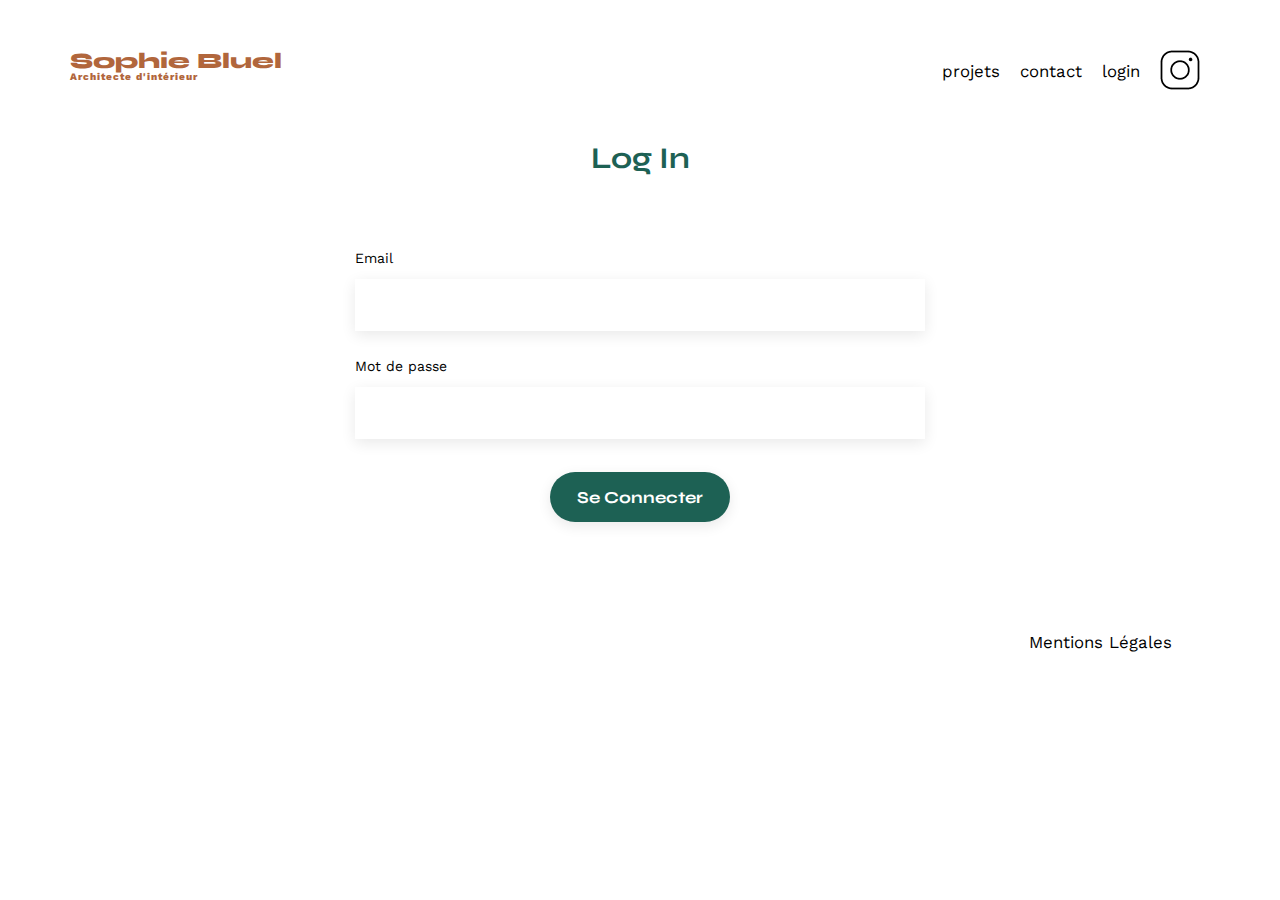
<file: FrontEnd/login.html>
<!DOCTYPE html>
<html lang="fr">

<head>
    <meta charset="UTF-8">
    <title>Sophie Bluel - Architecte d'intérieur</title>
    <meta name="viewport" content="width=device-width, initial-scale=1.0">
    <link rel="preconnect" href="https://fonts.googleapis.com">
    <link rel="preconnect" href="https://fonts.gstatic.com" crossorigin>
    <link href="https://fonts.googleapis.com/css2?family=Syne:wght@700;800&family=Work+Sans&display=swap"
        rel="stylesheet">
    <meta name="description" content="">
    <link rel="stylesheet" href="assets/style.css">
</head>

<body>
    <header>
            <h1>Sophie Bluel <span>Architecte d'intérieur</span></h1>
        <nav class="lien_header">
            <ul>
                <li><a href="index.html">projets</a></li>
                <li>contact</li>
                <li class="login_button"><a href="login.html">login</a></li>
                <li><a href=""><img src="assets/icons/instagram.png" alt="Instagram"></a></li>
            </ul>
        </nav>
    </header>
    <div class="mainContainer">
        <main>
            <section id="login">
                <h2>Log In</h2>
                <p id="errorMessage"></p> <!-- Élément pour afficher le message d'erreur -->
                <form action="#" method="post">
                    <label for="email">Email</label>
                    <input type="email" name="email" id="email" autocomplete="email">
                    <label for="password">Mot de passe</label>
                    <input type="password" name="password" id="password">
                    <input type="submit" value="Se Connecter" id="btnConnect">
                </form>
            </section>
        </main>
    </div>
    <footer>
        <nav>
            <ul>
                <li>Mentions Légales</li>
            </ul>
        </nav>
    </footer>

    <script src="login.js" ></script>
    <script src="user.js" ></script>
    <script></script>


</body>

</html>
</file>
<file: FrontEnd/assets/style.css>
/* http://meyerweb.com/eric/tools/css/reset/
   v2.0 | 20110126
   License: none (public domain)
*/

html, body, div, span, applet, object, iframe,
h1, h2, h3, h4, h5, h6, p, blockquote, pre,
a, abbr, acronym, address, big, cite, code,
del, dfn, em, img, ins, kbd, q, s, samp,
small, strike, strong, sub, sup, tt, var,
b, u, i, center,
dl, dt, dd, ol, ul, li,
fieldset, form, label, legend,
table, caption, tbody, tfoot, thead, tr, th, td,
article, aside, canvas, details, embed,
figure, figcaption, footer, header, hgroup,
menu, nav, output, ruby, section, summary,
time, mark, audio, video {
	margin: 0;
	padding: 0;
	border: 0;
	font-size: 100%;
	font: inherit;
	vertical-align: baseline;
}
/* HTML5 display-role reset for older browsers */
article, aside, details, figcaption, figure,
footer, header, hgroup, menu, nav, section {
	display: block;
}
body {
	line-height: 1;
	
}
ol, ul {
	list-style: none;
}
blockquote, q {
	quotes: none;
}
blockquote:before, blockquote:after,
q:before, q:after {
	content: '';
	content: none;
}
table {
	border-collapse: collapse;
	border-spacing: 0;
}
/** end reset css**/
body {
	max-width: 1140px;
	margin:auto;
	font-family: 'Work Sans' ;
	font-size: 14px;
	
}
header {
	display: flex;
	justify-content: space-between;
	margin: 50px 0
}
 
section {
	margin: 50px 0
}

h1{
	display: flex;
	flex-direction: column;
	font-family: 'Syne';
	font-size: 22px;
	font-weight: 800;
	color: #B1663C
}

h1 > span {
	font-family: 'Work Sans';
	font-size:10px;
	letter-spacing: 0.1em;
;
}

h2{
	font-family: 'Syne';
	font-weight: 700;
	font-size: 30px;
	color: #1D6154
}
.lien_header{
	cursor:pointer
}

.lien_header a {
	text-decoration: none;
	color: black;
}

.lien_header a:hover{
	color: #B1663C;
}

nav ul {
	display: flex;
	align-items: center;
	list-style-type: none;

}
nav li {
	padding: 0 10px;
	font-size: 1.2em;
}

li:hover {
	color: #B1663C;
}
#introduction {
	display: flex;
	align-items: center;
}
#introduction figure {
	flex: 1
}
#introduction img {
	display: block;
	margin: auto;
	width: 80%;
}

#introduction article {
	flex: 1
}
#introduction h2 {
	margin-bottom: 1em;
}

#introduction p {
	margin-bottom: 0.5em;
}
#portfolio h2 {
	text-align: center;
	margin-bottom: 1em;
}

.section_projet{
	display: flex;
    justify-content: center;
    gap: 25px;
}

.section_projet a {
	margin-top: 0.6rem;
    font: inherit;
    color: black;
    text-decoration: none;
}

.gallery {
	width: 100%;
	display: grid;
	grid-template-columns: 1fr 1fr 1fr;
	grid-column-gap: 20px;
	grid-row-gap: 20px;
}

.gallery img {
	width: 100%;
    height: 100%;
    object-fit: cover;
	
}

.filter-container{
	display: flex;
	justify-content: center;
	margin-bottom: 1rem;
	gap: 0.5rem;
}

.filter-container button{
	color: #1D6154;
    background-color: white;
    border: 2px solid #1D6154;
    border-radius: 1rem;
    font-family: 'syne';
    padding: 0.6rem 0.8rem 0.6rem 0.8rem;
    font-size: 0.8rem;
    font-weight: 500;
	outline: none;
    cursor: pointer;
}

.filter-btn:focus{
	background-color: #1D6154;
	color: white;
}


#contact, #login {
width: 50%;
margin: auto;
}
#contact, #login > * {
	text-align: center;

}
#contact h2, #login h2{
	margin-bottom: 20px;
}
#contact form, #login form {
	text-align: left;
	margin-top:30px;
	display: flex;
	flex-direction: column;
}

#contact input, #login input {
	height: 50px;
	font-size: 1.2em;
	border: none;
	box-shadow: 0px 4px 14px rgba(0, 0, 0, 0.09);
}
#contact label, #login label {
	margin: 2em 0 1em 0;
}
#contact textarea, #login textarea {
	border: none;
	box-shadow: 0px 4px 14px rgba(0, 0, 0, 0.09);
} 

input[type="submit"]{
	font-family: 'Syne';
	font-weight: 700;
	color: white;
	background-color: #1D6154;
	margin : 2em auto ;
	width: 180px;
	text-align: center;
	border-radius: 60px ;
}
#login a {
	text-decoration: underline;
	color:#3D3D3D;
	text-align: center;

}
#login {
	margin-top: 50px;
	margin-bottom: 50px;
}

footer{

	display: flex;
	flex-direction: row-reverse;

}

footer nav ul {
	display: flex;
	justify-content: flex-end;
	margin: 2em;
	
}

.container_modale {
	display: none;
    position: fixed;
    top: 0;
    left: 0;
    width: 100%;
    height: 100%;
    background-color: rgba(0, 0, 0, 0.5); /* Ajoute un fond semi-transparent pour l'arrière-plan */
    z-index: 999; /* Assurez-vous que la modale est au-dessus de tous les autres éléments */
}

.container_modale .modale {
	background-color: white;
    border-radius: 10px;
    padding: 20px;
    position: absolute;
    top: 50%;
    left: 50%;
    transform: translate(-50%, -50%);
    height: 75%;
    width: 36%;
}

.container_modale .fa-xmark {
    position: absolute;
    top: 10px;
    right: 10px;
    cursor: pointer;
	font-size: 1.2rem;
	font-weight: 600;

}

.container_modale .modale h2 {
    display: flex;
    justify-content: center;
    color: black;
    font-family: inherit;
    font-weight: 300;
	margin-top: 0.5rem;
	margin: 10px 0px 20px 0px;


}

.container_modale .modale button {
	position: absolute;
    bottom: 20px;
    left: 50%;
    transform: translateX(-50%);
    padding: 10px 20px;
    background-color: #1D6154;
    color: white;
    border: none;
    border-radius: 20px;
    cursor: pointer;
    font-family: 'Syne';


}

.galerie_modale {
    display: grid;
	grid-template-columns: repeat(auto-fit, minmax(70px, 1fr));
    grid-gap: 12px; /* Espace entre les images */
	margin: 0px 35px 0px 35px;
}

.galerie_modale figure {
    position: relative; /* Pour que le span soit positionné par rapport à la figure */
}

.galerie_modale figure span {
    position: absolute;
    top: 7px;
    left: 60px;
    background-color: black; /* Fond semi-transparent */
    padding: 4px; /* Espacement autour de la poubelle */
    border-radius: 25%; /* Pour un aspect circulaire */
	font-size: 12px;
}

.galerie_modale figure img {
    width: 85px; /* Pour que l'image remplisse complètement son conteneur */
    height: 120px; /* Pour conserver le rapport hauteur-largeur de l'image */
	object-fit: cover;
}

.fa-trash-can {
    color: white; /* Couleur de la poubelle */
    cursor: pointer; /* Curseur de la souris lorsqu'il survole la poubelle */
	font-weight: 100;
}

.add_projet_modale{
	display: none;
	flex-direction: column;
	background-color: white;
    border-radius: 10px;
    padding: 20px;
    position: absolute;
    top: 50%;
    left: 50%;
    transform: translate(-50%, -50%);
    height: 75%;
    width: 36%;
}
.add_projet_modale h2{
	display: flex;
    justify-content: center;
    color: black;
    font-family: inherit;
    font-weight: 300;
    margin-top: 0.5rem;
    margin: 10px 0px 20px 0px;
}

.fa-arrow-left{
	position: absolute;
    top: 10px;
	left: 10px;
    cursor: pointer;
    font-size: 1.2rem;
	font-weight: 600;
}

form{
	display: flex;
	flex-direction: column;
}
.container_file{
	background: aliceblue;
    display: flex;
    flex-direction: column;
    justify-content: center;
    font-size: 1.1rem;
    height: 12rem;
    justify-content: space-around;
}


.container_file input, .container_file img{
	display: none;
}

.container_file label{
	background-color:#CBD6DC;
	color: #306685;
    width: 40%;
    margin-left: 30%;
	padding: 10px 0px;
	border-radius: 20px;
	cursor: pointer;
}

.container_file img{
	display: flex;
    object-fit: cover;
    height: 100%;
    width: 100%
}

.container_img{
	height: 100%;
}

.container_file span{
	display: flex;
	justify-content: center;
	font-size: 5rem;
	color: #CBD6DC;
}

.container_file p{
	font-size: 13px;
    margin-top: -5px;
    margin-bottom: 30px;
}

.container_file label, p{
	display: flex;
	justify-content: center;
}

form input, select{
	height: 50px;
    font-size: 1.2em;
    border: none;
    box-shadow: 0px 4px 14px rgba(0, 0, 0, 0.09);
}

form label{
	margin: 25px 0px 10px 0px;
}

.valider{
	position: absolute;
    bottom: 20px;
    left: 50%;
    transform: translateX(-50%);
    padding: 10px 100px;
    background-color: #1D6154;
    color: white;
    border: none;
    border-radius: 20px;
    cursor: pointer;
    font-family: 'Syne';
}

#btnConnect{
	cursor: pointer;
}

.succes{
	font-weight: bold;
	color: #1D6154;
	text-align: center;
	font-size: 15px;
	margin-bottom: 4px;
}
</file>
